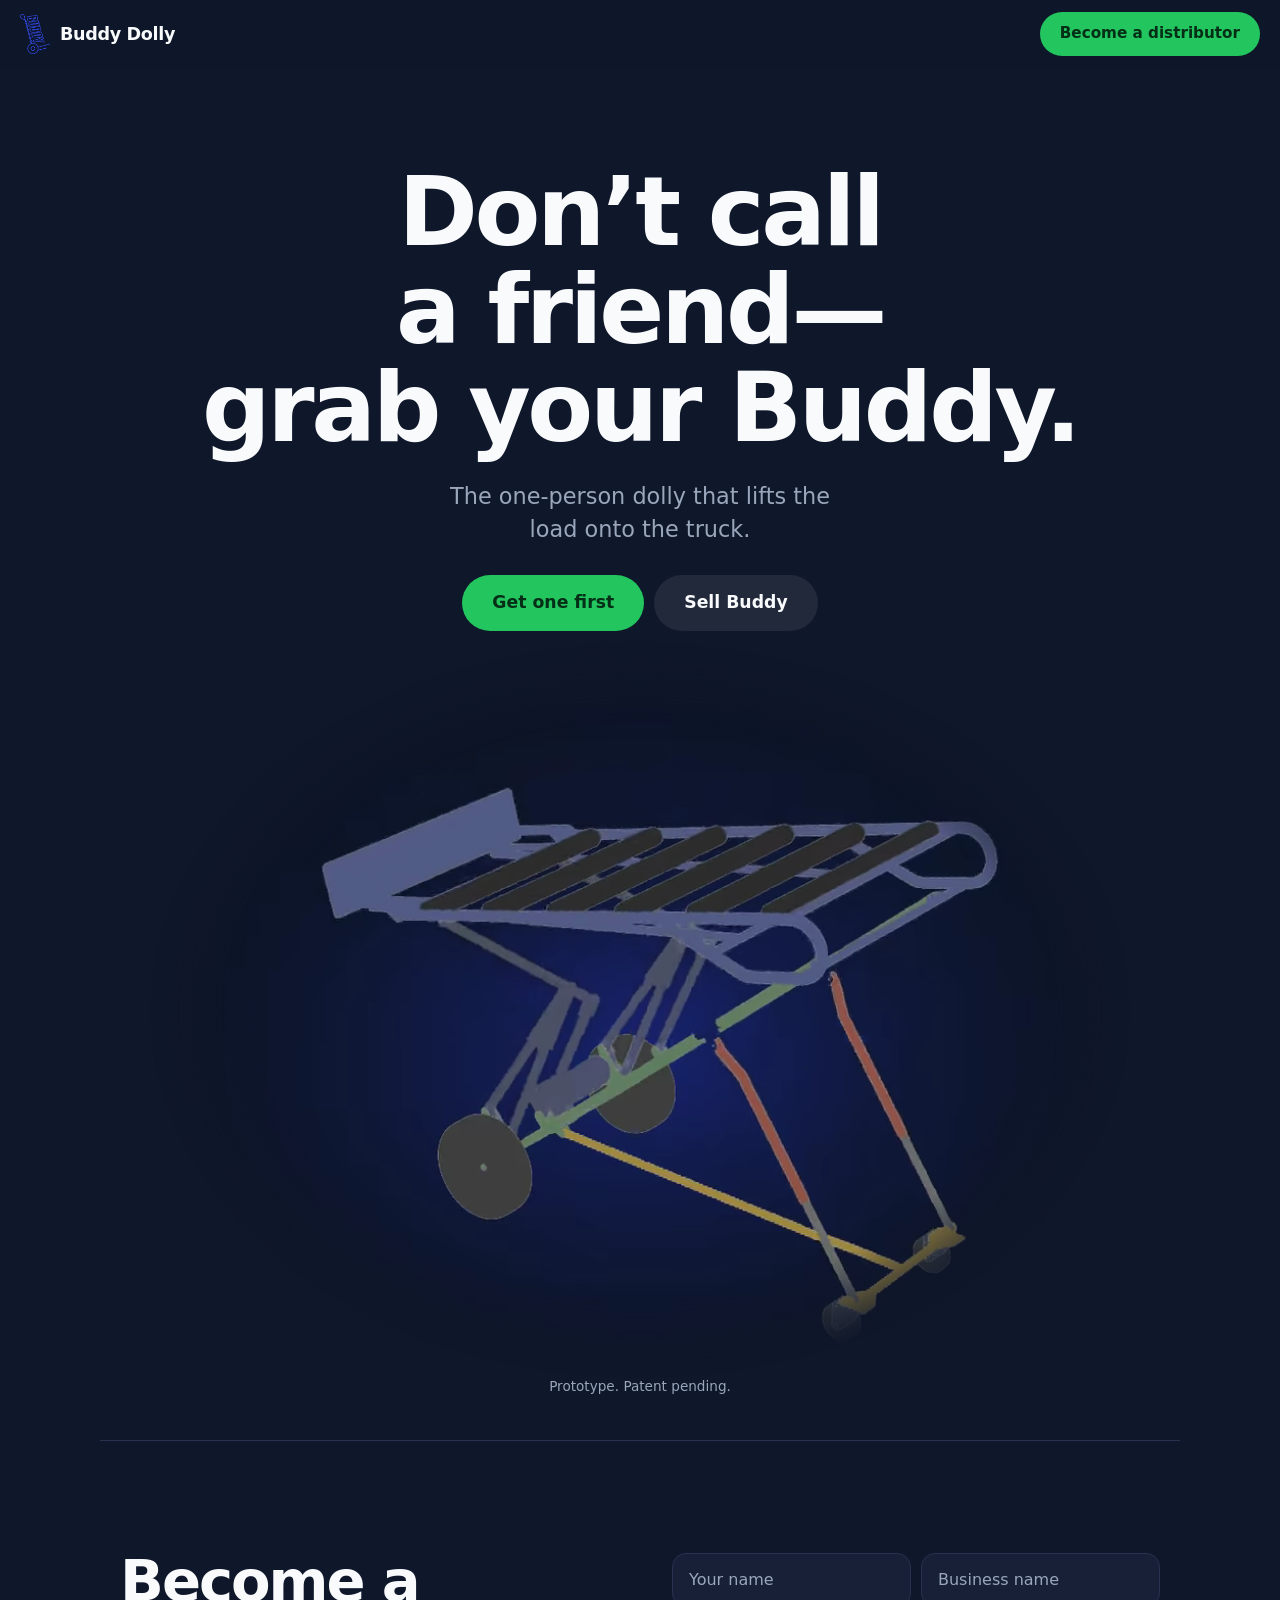
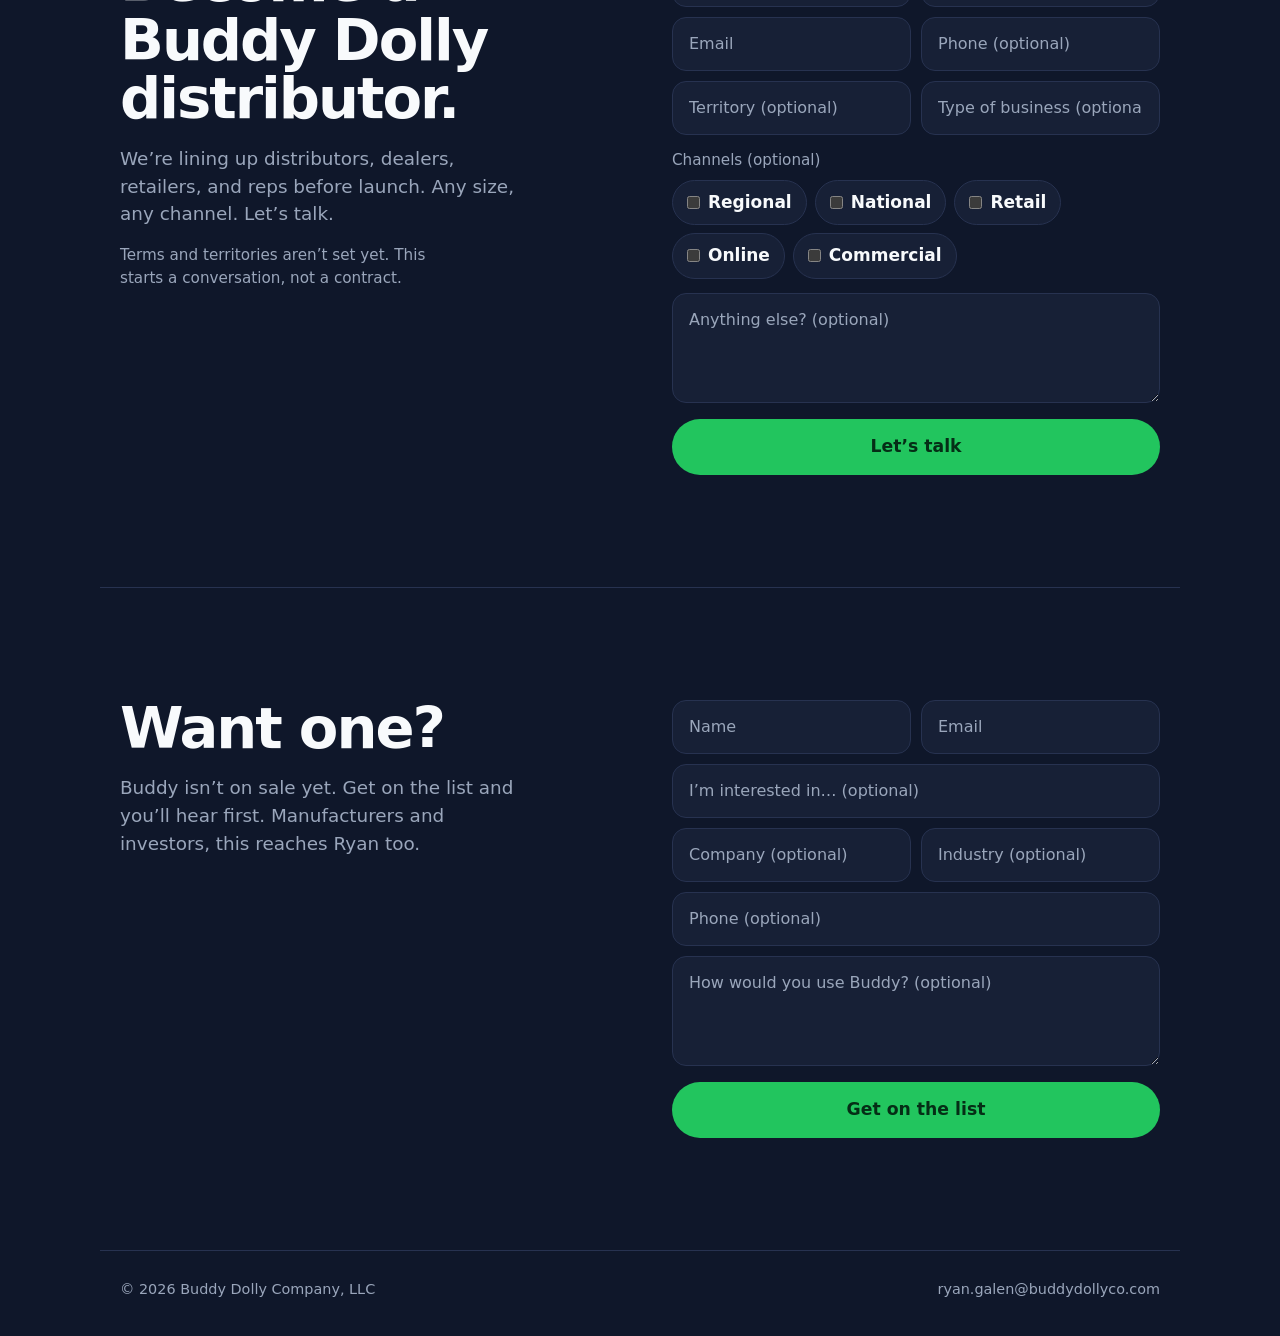
<file: index.html>
<!DOCTYPE html>
<html lang="en">
<head>
<meta charset="UTF-8">
<meta name="viewport" content="width=device-width, initial-scale=1, viewport-fit=cover">
<meta name="color-scheme" content="dark">
<meta name="theme-color" content="#0f172a">
<title>Buddy Dolly</title>
<meta name="description" content="Don’t call a friend—grab your Buddy. A one-person dolly that lifts the load onto the truck. Join the list or become a distributor.">
<link rel="canonical" href="https://buddydollyco.com/">
<meta property="og:title" content="Buddy Dolly">
<meta property="og:description" content="Don’t call a friend—grab your Buddy.">
<meta property="og:image" content="https://buddydollyco.com/assets/buddy-modes-poster.jpg">
<link rel="icon" type="image/png" href="/assets/favicon.png">
<link rel="apple-touch-icon" href="/assets/apple-touch-icon.png">
<link rel="stylesheet" href="/assets/buddy.css">
</head>
<body>
<header class="bar">
  <a class="logo" href="/"><img src="/assets/buddy-logo.png" alt="" width="30" height="40">Buddy Dolly</a>
  <a class="pill" href="#distributors">Become a distributor</a>
</header>

<main>
  <section class="hero">
    <h1>Don’t call a friend—<br>grab your Buddy.</h1>
    <p>The one-person dolly that lifts the load onto the truck.</p>
    <div class="actions">
      <a class="pill big" href="#list">Get one first</a>
      <a class="pill big ghost" href="#distributors">Sell Buddy</a>
    </div>
    <video class="demo" autoplay muted loop playsinline preload="auto" poster="/assets/buddy-modes-poster.jpg" width="960" height="720" aria-label="Buddy prototype raising, lowering flat, and folding into a dolly">
      <source src="/assets/buddy-modes.webm" type="video/webm">
      <source src="/assets/buddy-modes.mp4" type="video/mp4">
    </video>
    <small>Prototype. Patent pending.</small>
  </section>

  <section class="block" id="distributors">
    <div class="pitch">
      <h2>Become a Buddy Dolly distributor.</h2>
      <p>We’re lining up distributors, dealers, retailers, and reps before launch. Any size, any channel. Let’s talk.</p>
      <p class="quiet">Terms and territories aren’t set yet. This starts a conversation, not a contract.</p>
    </div>
    <form class="form" action="https://formspree.io/f/xyklqewj" method="POST" data-enhance id="distributor-form">
      <input type="hidden" name="interest" value="distribute">
      <input type="hidden" name="_subject" value="Distributor inquiry — Buddy Dolly">
      <input name="name" type="text" placeholder="Your name" aria-label="Your name" autocomplete="name" required id="d-name">
      <input name="company" type="text" placeholder="Business name" aria-label="Business name" autocomplete="organization" required id="d-company">
      <input name="email" type="email" placeholder="Email" aria-label="Email" autocomplete="email" required id="d-email">
      <input name="phone" type="tel" placeholder="Phone (optional)" aria-label="Phone, optional" autocomplete="tel" id="d-phone">
      <input name="territory" type="text" placeholder="Territory (optional)" aria-label="Territory, optional" id="d-territory">
      <select name="industry" aria-label="Type of business, optional" id="d-industry">
        <option value="">Type of business (optional)</option>
        <option>Material-handling distributor</option>
        <option>Industrial / MRO supplier</option>
        <option>Equipment dealer or rental</option>
        <option>Moving-equipment supplier</option>
        <option>Retail store</option>
        <option>Online seller</option>
        <option>Sales rep or agency</option>
        <option>Other</option>
      </select>
      <fieldset class="tags">
        <legend>Channels (optional)</legend>
        <label><input type="checkbox" data-channel value="Regional">Regional</label>
        <label><input type="checkbox" data-channel value="National">National</label>
        <label><input type="checkbox" data-channel value="Retail">Retail</label>
        <label><input type="checkbox" data-channel value="Online">Online</label>
        <label><input type="checkbox" data-channel value="Commercial">Commercial</label>
        <input type="hidden" name="channels" value="">
      </fieldset>
      <textarea name="message" placeholder="Anything else? (optional)" aria-label="Anything else, optional" id="d-message"></textarea>
      <input type="hidden" name="_autoresponse" value="Thanks for reaching out! I’ll follow up shortly. – Ryan, Buddy Dolly">
      <input type="hidden" name="_redirect" value="https://buddydollyco.com/thank-you.html">
      <button class="pill big" type="submit">Let’s talk</button>
    </form>
  </section>

  <section class="block" id="list">
    <div class="pitch">
      <h2>Want one?</h2>
      <p>Buddy isn’t on sale yet. Get on the list and you’ll hear first. Manufacturers and investors, this reaches Ryan too.</p>
    </div>
    <form class="form" action="https://formspree.io/f/xyklqewj" method="POST" data-enhance id="contact-form">
      <input type="text" name="name" placeholder="Name" aria-label="Name" autocomplete="name" required id="c-name">
      <input type="email" name="email" placeholder="Email" aria-label="Email" autocomplete="email" required id="c-email">
      <select name="interest" aria-label="I’m interested in, optional" id="c-interest">
        <option value="">I’m interested in… (optional)</option>
        <option value="buy">Buying one</option>
        <option value="invest">Investing</option>
        <option value="manufacture">Manufacturing / partnership</option>
        <option value="distribute">Distribution</option>
        <option value="other">Other</option>
      </select>
      <input type="text" name="company" placeholder="Company (optional)" aria-label="Company, optional" autocomplete="organization" id="c-company">
      <input type="text" name="industry" placeholder="Industry (optional)" aria-label="Industry, optional" id="c-industry">
      <input type="tel" name="phone" placeholder="Phone (optional)" aria-label="Phone, optional" autocomplete="tel" id="c-phone">
      <textarea name="message" placeholder="How would you use Buddy? (optional)" aria-label="How would you use Buddy, optional" id="c-message"></textarea>
      <input type="hidden" name="_autoresponse" value="Thanks for reaching out! I’ll follow up shortly. – Ryan, Buddy Dolly">
      <input type="hidden" name="_redirect" value="https://buddydollyco.com/thank-you.html">
      <button class="pill big" type="submit">Get on the list</button>
    </form>
  </section>
</main>

<footer class="end">
  <span>© 2026 Buddy Dolly Company, LLC</span>
  <a href="mailto:ryan.galen@buddydollyco.com">ryan.galen@buddydollyco.com</a>
</footer>
<script src="/assets/buddy.js" defer></script>
</body>
</html>
</file>
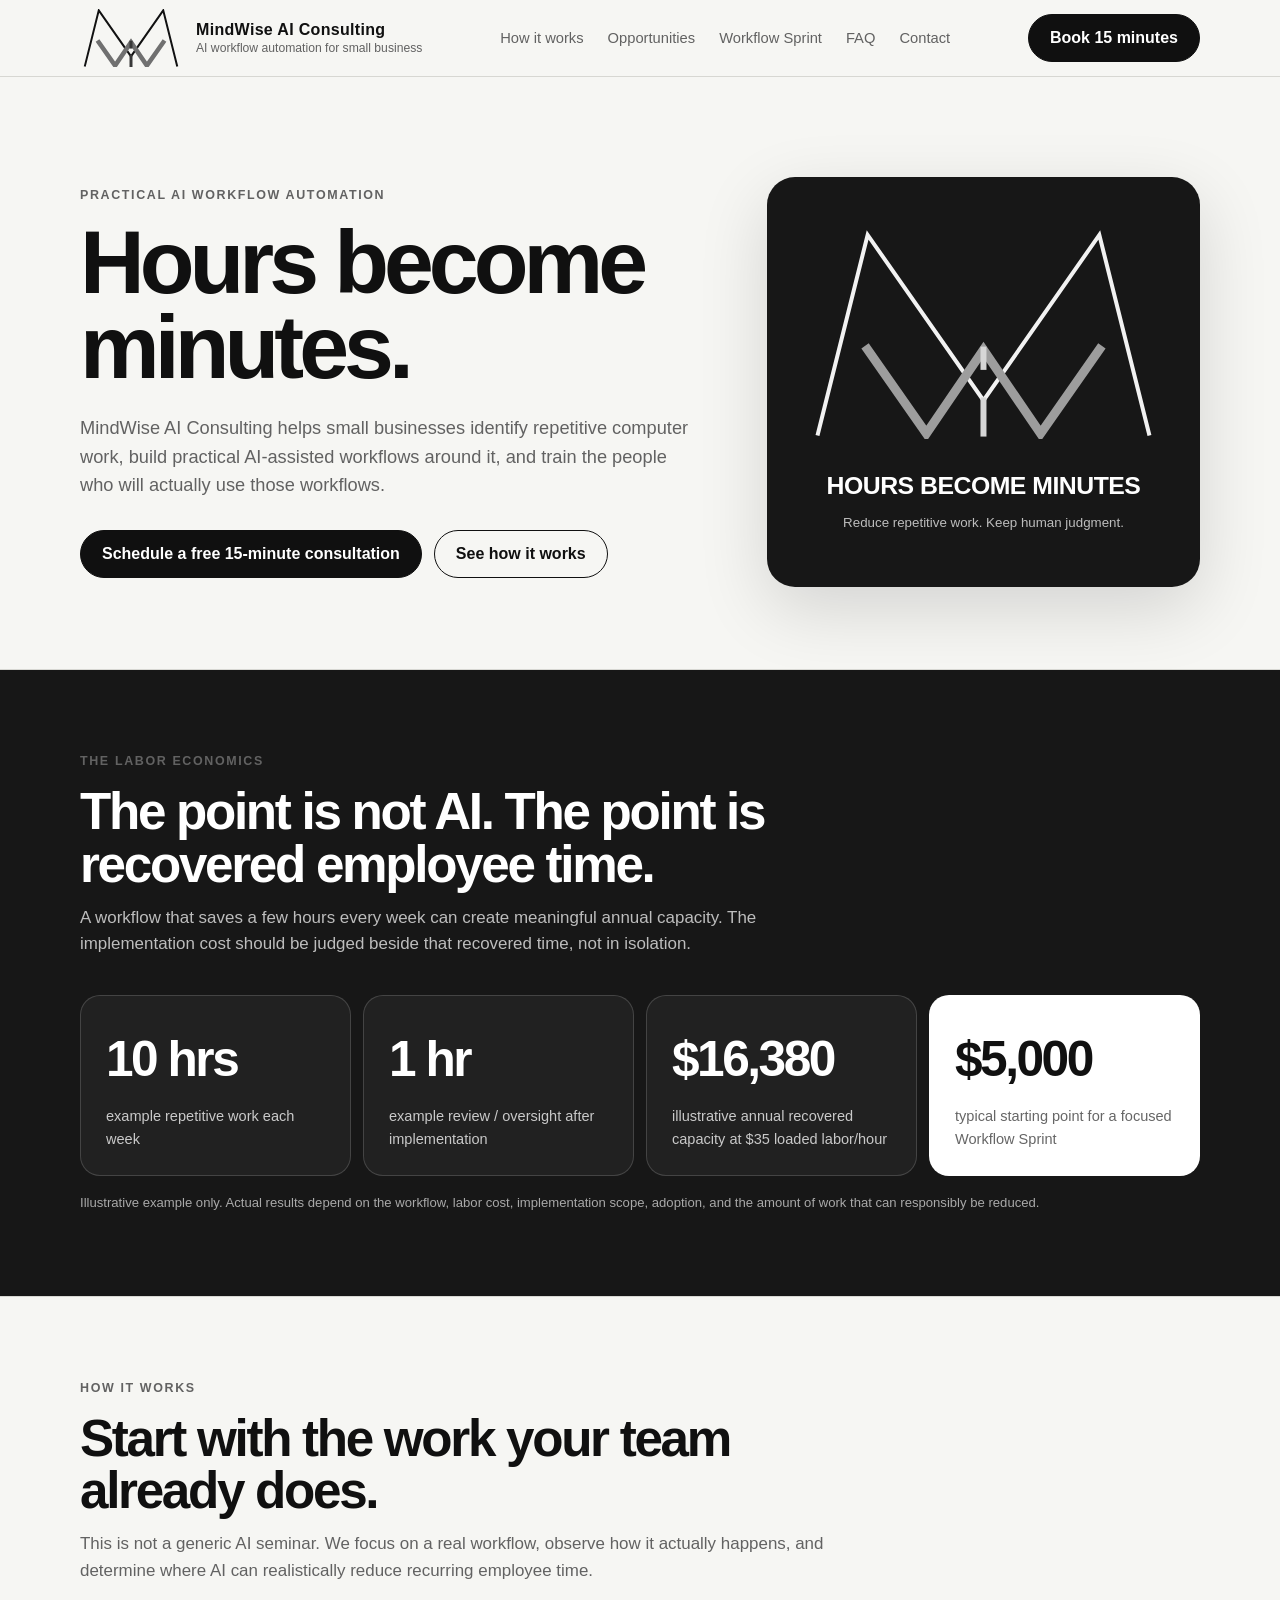
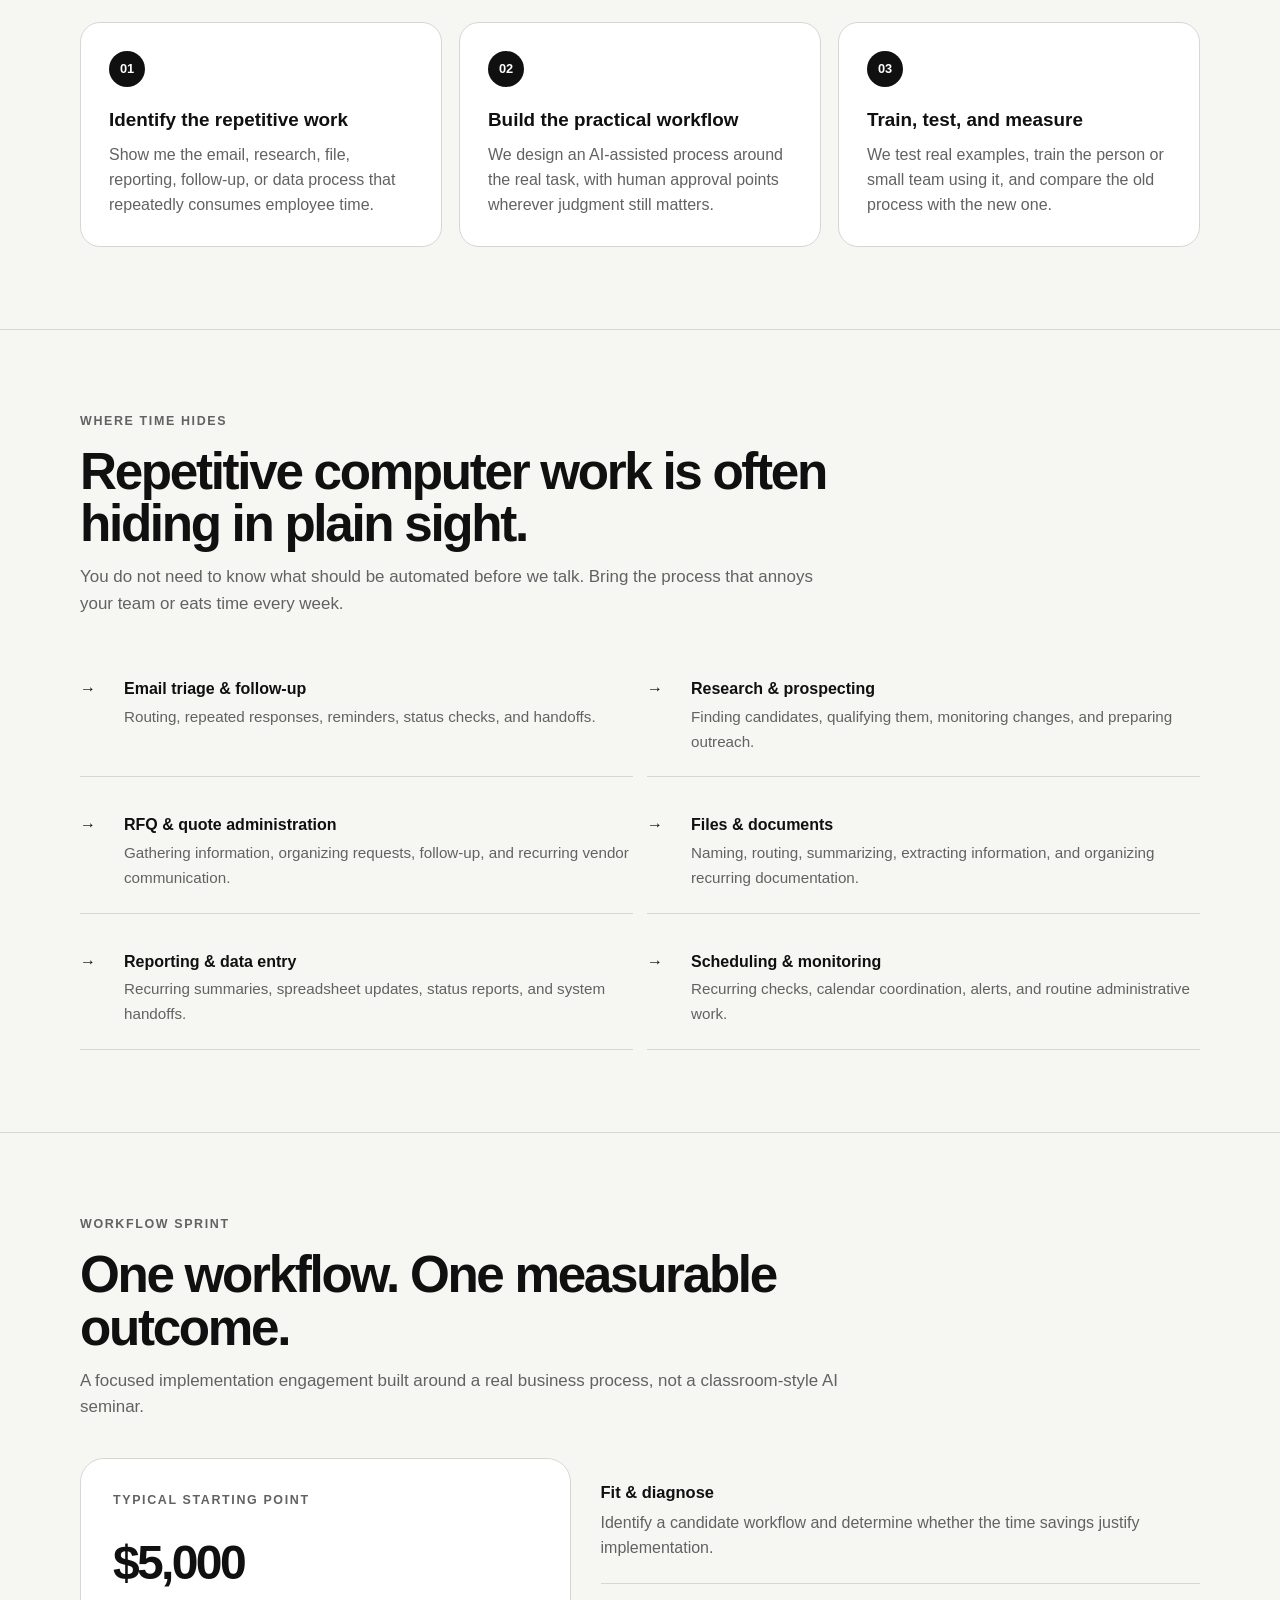
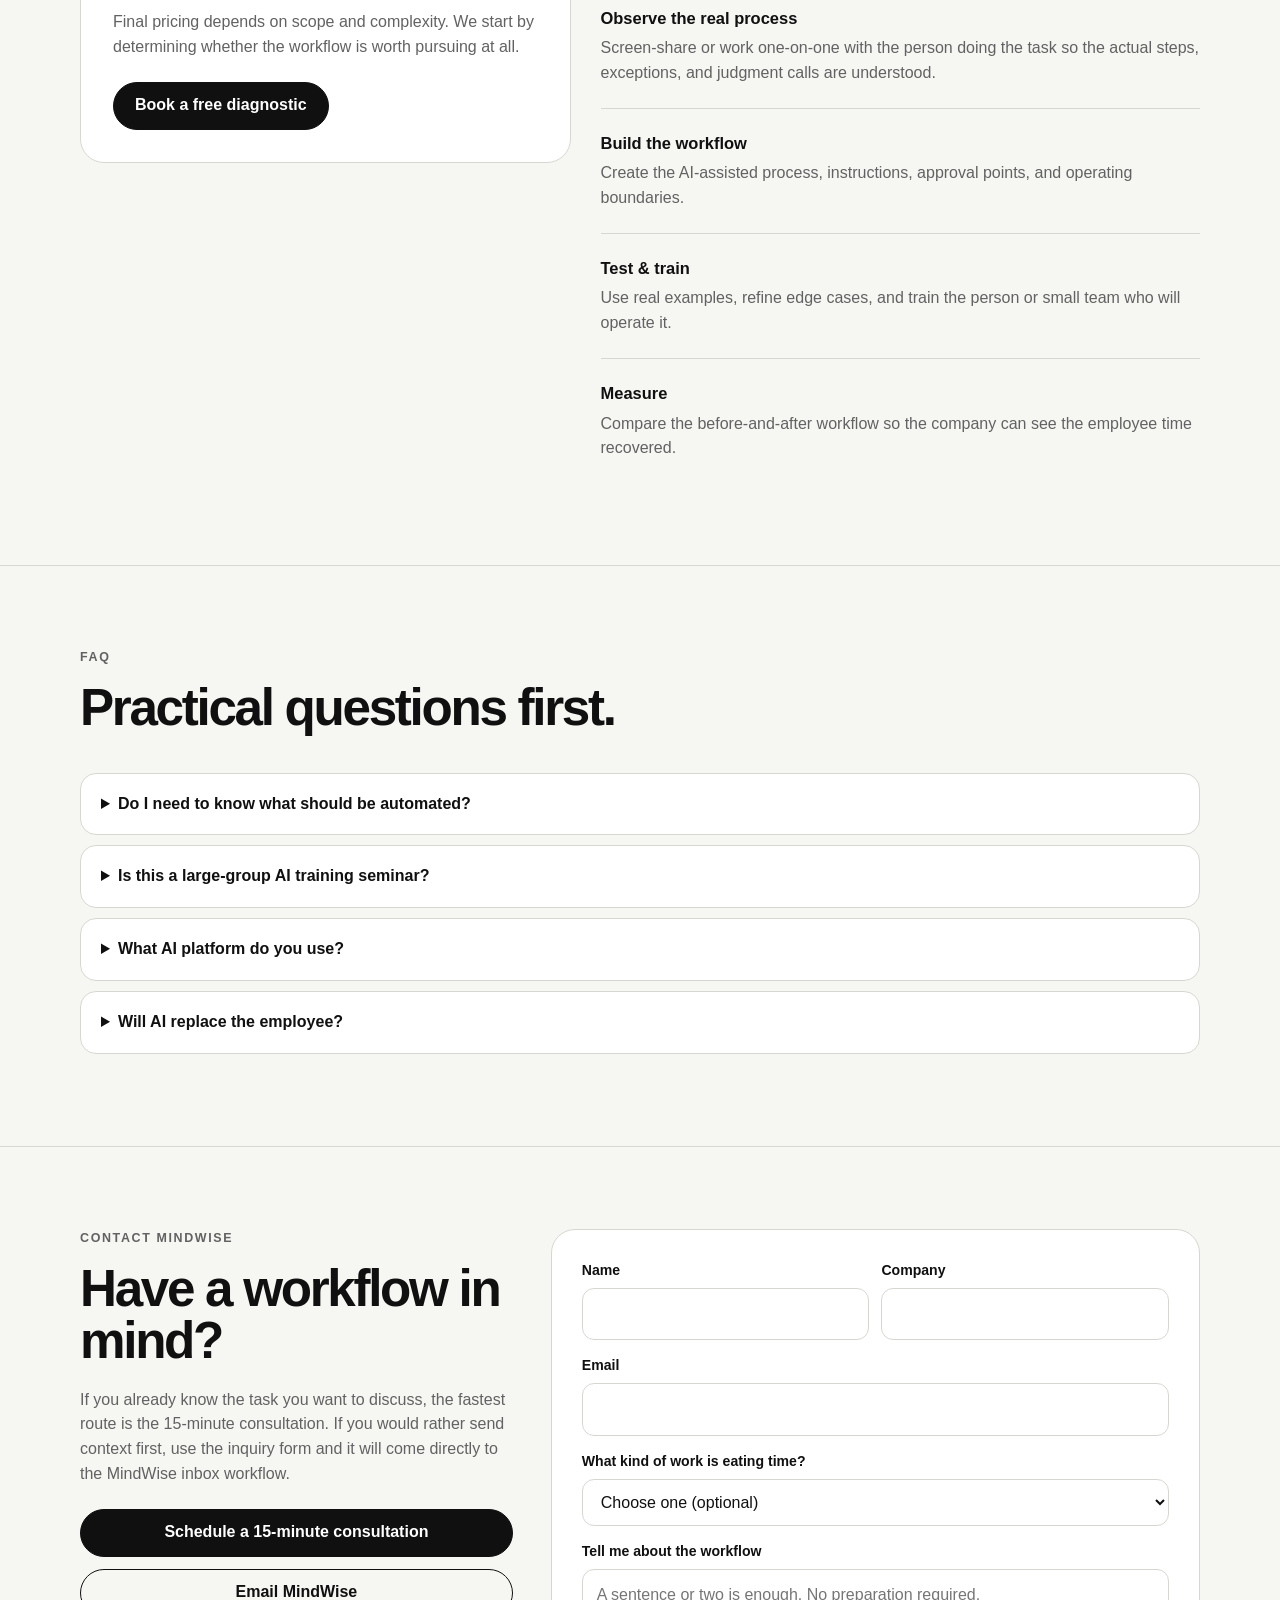
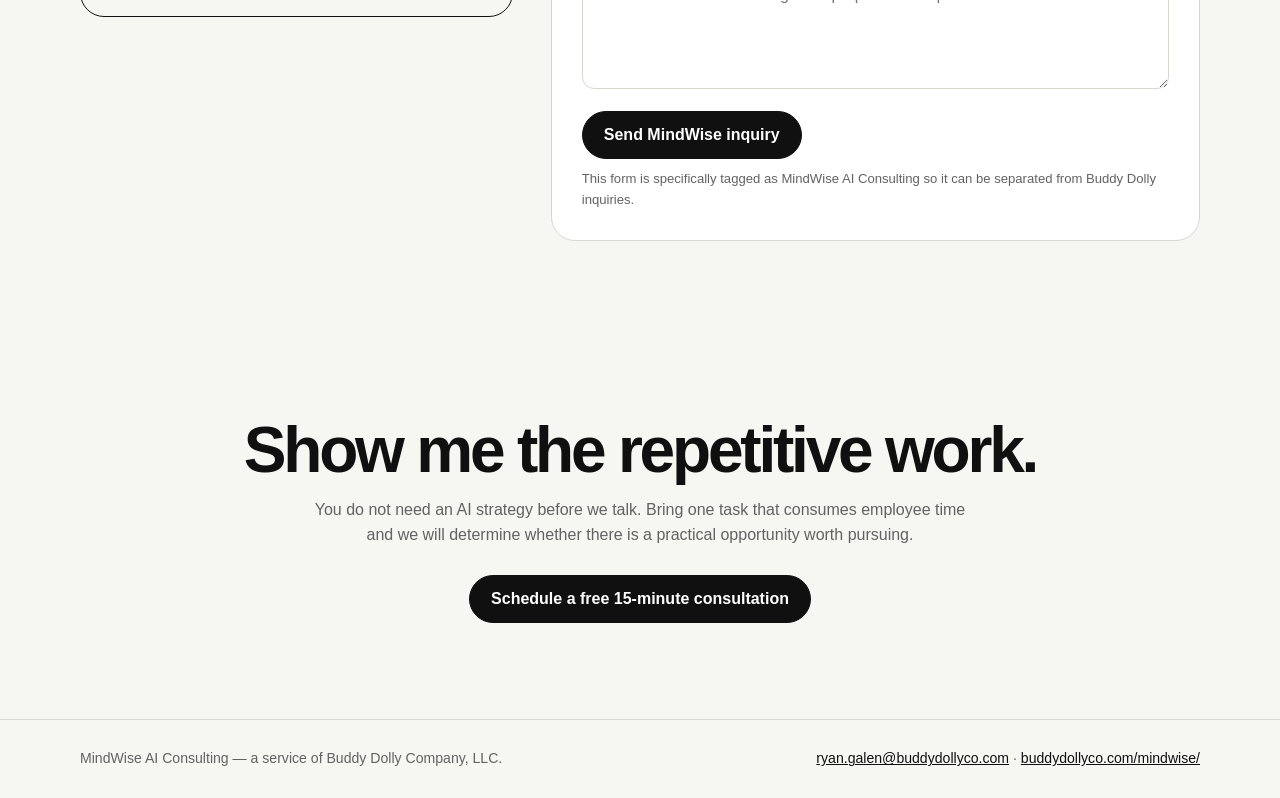
<file: mindwise/index.html>
<!DOCTYPE html>
<html lang="en">
<head>
<meta charset="UTF-8" />
<meta name="viewport" content="width=device-width, initial-scale=1.0" />
<title>MindWise AI Consulting | AI Workflow Automation</title>
<meta name="description" content="MindWise AI Consulting helps small businesses reduce time spent on repetitive computer work with practical AI-assisted workflows, focused implementation, and one-on-one training." />
<meta name="robots" content="index,follow" />
<link rel="canonical" href="https://buddydollyco.com/mindwise/" />
<style>
:root{--bg:#f6f6f3;--paper:#fff;--ink:#101010;--muted:#626262;--soft:#ecece8;--line:#d7d7d2;--dark:#171717;--max:1120px}
*{box-sizing:border-box;margin:0;padding:0}html{scroll-behavior:smooth}body{font-family:Arial,Helvetica,sans-serif;background:var(--bg);color:var(--ink);line-height:1.55}a{color:inherit}.container{width:min(92%,var(--max));margin:0 auto}
main{display:flex;flex-direction:column}.hero{order:0}.roi{order:1}#how{order:2}#opportunities{order:3}#sprint{order:4}#faq{order:5}#contact{order:6}.cta{order:7}
header{position:sticky;top:0;z-index:20;background:rgba(246,246,243,.94);backdrop-filter:blur(12px);border-bottom:1px solid var(--line)}.nav{min-height:76px;display:flex;align-items:center;justify-content:space-between;gap:28px}.brand{display:flex;align-items:center;gap:14px;text-decoration:none}.brand-mark{width:102px;height:58px;display:block}.brand-copy{line-height:1.08}.brand-copy strong{display:block;font-size:1rem;letter-spacing:.02em}.brand-copy span{color:var(--muted);font-size:.76rem}nav{display:flex;gap:24px;align-items:center}nav a{text-decoration:none;color:var(--muted);font-size:.92rem}nav a:hover{color:var(--ink)}
.button{display:inline-flex;align-items:center;justify-content:center;min-height:48px;padding:0 21px;border-radius:999px;text-decoration:none;font-weight:700;border:1px solid var(--ink);transition:.18s ease;cursor:pointer;font-size:1rem}.button.primary{background:var(--ink);color:#fff}.button.primary:hover{background:#303030}.button.secondary{background:transparent;color:var(--ink)}.button.secondary:hover{background:var(--soft)}
.hero{padding:100px 0 82px}.hero-grid{display:grid;grid-template-columns:1.18fr .82fr;gap:64px;align-items:center}.eyebrow{text-transform:uppercase;letter-spacing:.13em;font-size:.78rem;font-weight:800;color:var(--muted);margin-bottom:15px}h1{font-size:clamp(3rem,7vw,6.2rem);line-height:.95;letter-spacing:-.055em;max-width:850px;margin-bottom:24px}.hero-copy{font-size:1.14rem;color:var(--muted);max-width:690px;margin-bottom:31px}.actions{display:flex;gap:12px;flex-wrap:wrap}
.mark-panel{background:var(--dark);border-radius:28px;min-height:410px;display:flex;flex-direction:column;justify-content:center;align-items:center;padding:46px;color:#fff;text-align:center;box-shadow:0 22px 70px rgba(0,0,0,.14)}.hero-mark{width:min(100%,360px);height:auto;margin-bottom:28px}.mark-panel .tagline{font-size:1.55rem;font-weight:800;letter-spacing:-.02em}.mark-panel small{margin-top:8px;color:#bdbdbd}
.logo-m,.logo-w,.logo-i{fill:none;stroke-linejoin:miter;stroke-linecap:square;vector-effect:non-scaling-stroke}.logo-m{stroke:#111;stroke-width:2px}.logo-w{stroke:#707070;stroke-width:4.5px}.logo-i{stroke:#383838;stroke-width:3px}.mark-panel .logo-m{stroke:#f2f2f2;stroke-width:4px}.mark-panel .logo-w{stroke:#9d9d9d;stroke-width:9px}.mark-panel .logo-i{stroke:#d6d6d6;stroke-width:6px}
section{padding:82px 0;border-top:1px solid var(--line)}.section-head{max-width:760px;margin-bottom:38px}.section-head h2{font-size:clamp(2rem,4vw,3.55rem);line-height:1.02;letter-spacing:-.045em;margin-bottom:14px}.section-head p{color:var(--muted);font-size:1.06rem}.cards{display:grid;grid-template-columns:repeat(3,1fr);gap:17px}.card{background:var(--paper);border:1px solid var(--line);border-radius:20px;padding:28px}.num{display:inline-flex;width:36px;height:36px;align-items:center;justify-content:center;border-radius:50%;background:var(--ink);color:#fff;font-size:.8rem;font-weight:800;margin-bottom:18px}.card h3{font-size:1.18rem;margin-bottom:9px}.card p{color:var(--muted)}
.workflow-grid{display:grid;grid-template-columns:repeat(2,1fr);gap:14px}.workflow-item{padding:22px 0;border-bottom:1px solid var(--line);display:grid;grid-template-columns:32px 1fr;gap:12px}.workflow-item strong{display:block;margin-bottom:3px}.workflow-item span{color:var(--muted);font-size:.95rem}
.roi{background:var(--dark);color:#fff}.roi .section-head p{color:#bdbdbd}.roi-grid{display:grid;grid-template-columns:repeat(4,1fr);gap:12px}.metric{border:1px solid rgba(255,255,255,.16);background:rgba(255,255,255,.045);border-radius:20px;padding:25px}.metric .big{font-size:clamp(2rem,4vw,3.1rem);font-weight:800;letter-spacing:-.05em}.metric .label{color:#c9c9c9;margin-top:7px;font-size:.91rem}.metric.cost{background:#fff;color:#111}.metric.cost .label{color:#666}.roi-note{margin-top:17px;color:#a9a9a9;font-size:.82rem}
.offer-grid{display:grid;grid-template-columns:.9fr 1.1fr;gap:30px;align-items:start}.price-card{background:var(--paper);border:1px solid var(--line);border-radius:24px;padding:32px;position:sticky;top:105px}.price-card .price{font-size:3rem;font-weight:800;letter-spacing:-.055em}.price-card p{color:var(--muted);margin:10px 0 22px}.deliverables{display:grid}.deliverable{padding:22px 0;border-bottom:1px solid var(--line)}.deliverable:last-child{border-bottom:0}.deliverable h3{font-size:1.03rem;margin-bottom:5px}.deliverable p{color:var(--muted)}
details{background:var(--paper);border:1px solid var(--line);border-radius:16px;padding:18px 20px;margin-bottom:10px}summary{cursor:pointer;font-weight:700}details p{color:var(--muted);padding-top:12px}
.contact-grid{display:grid;grid-template-columns:.8fr 1.2fr;gap:38px;align-items:start}.contact-copy p{color:var(--muted);margin-bottom:22px}.contact-options{display:grid;gap:12px}.contact-form{background:var(--paper);border:1px solid var(--line);border-radius:24px;padding:30px}.contact-form label{display:block;font-weight:700;font-size:.88rem;margin:0 0 6px}.contact-form input,.contact-form textarea,.contact-form select{width:100%;border:1px solid var(--line);border-radius:12px;background:#fff;color:var(--ink);padding:13px 14px;font:inherit;margin-bottom:15px}.contact-form textarea{min-height:120px;resize:vertical}.form-row{display:grid;grid-template-columns:1fr 1fr;gap:12px}.form-note{font-size:.82rem;color:var(--muted);margin-top:10px}
.cta{text-align:center;padding:96px 0}.cta h2{font-size:clamp(2.5rem,5vw,4.5rem);line-height:.98;letter-spacing:-.05em;margin-bottom:16px}.cta p{color:var(--muted);max-width:680px;margin:0 auto 28px}footer{border-top:1px solid var(--line);padding:28px 0;color:var(--muted);font-size:.88rem}.footer-row{display:flex;justify-content:space-between;gap:18px;flex-wrap:wrap}.footer-row a{color:var(--ink)}
@media(max-width:860px){nav{display:none}.hero-grid,.offer-grid,.contact-grid{grid-template-columns:1fr}.cards{grid-template-columns:1fr}.workflow-grid{grid-template-columns:1fr}.roi-grid{grid-template-columns:repeat(2,1fr)}.mark-panel{min-height:300px}.price-card{position:static}}@media(max-width:520px){.brand-mark{width:82px}.brand-copy span{display:none}.hero{padding-top:68px}.roi-grid,.form-row{grid-template-columns:1fr}}
</style>
</head>
<body>
<header><div class="container nav"><a class="brand" href="#top" aria-label="MindWise AI Consulting home"><svg class="brand-mark" viewBox="-0.15 -0.15 10.3 6.3" role="img" aria-label="MindWise AI logo"><polyline class="logo-m" points="0,6 1.5,0 5,5 8.5,0 10,6"/><polyline class="logo-w" points="1.5,3.46437893 3.2749,6 5,3.46437893 6.7251,6 8.5,3.46437893"/><line class="logo-i" x1="5" y1="6" x2="5" y2="5"/><line class="logo-i" x1="5" y1="3.46437893" x2="5" y2="3.98547893"/></svg><span class="brand-copy"><strong>MindWise AI Consulting</strong><span>AI workflow automation for small business</span></span></a><nav aria-label="MindWise navigation"><a href="#how">How it works</a><a href="#opportunities">Opportunities</a><a href="#sprint">Workflow Sprint</a><a href="#faq">FAQ</a><a href="#contact">Contact</a></nav><a class="button primary" href="https://calendar.app.google/QJQ5iY7KBze9aMEN8">Book 15 minutes</a></div></header>
<main id="top"><div class="hero"><div class="container hero-grid"><div><div class="eyebrow">Practical AI workflow automation</div><h1>Hours become minutes.</h1><p class="hero-copy">MindWise AI Consulting helps small businesses identify repetitive computer work, build practical AI-assisted workflows around it, and train the people who will actually use those workflows.</p><div class="actions"><a class="button primary" href="https://calendar.app.google/QJQ5iY7KBze9aMEN8">Schedule a free 15-minute consultation</a><a class="button secondary" href="#how">See how it works</a></div></div><aside class="mark-panel" aria-label="MindWise brand statement"><svg class="hero-mark" viewBox="-0.15 -0.15 10.3 6.3" role="img" aria-label="MindWise geometric mark"><polyline class="logo-m" points="0,6 1.5,0 5,5 8.5,0 10,6"/><polyline class="logo-w" points="1.5,3.46437893 3.2749,6 5,3.46437893 6.7251,6 8.5,3.46437893"/><line class="logo-i" x1="5" y1="6" x2="5" y2="5"/><line class="logo-i" x1="5" y1="3.46437893" x2="5" y2="3.98547893"/></svg><div class="tagline">HOURS BECOME MINUTES</div><small>Reduce repetitive work. Keep human judgment.</small></aside></div></div>
<section id="how"><div class="container"><div class="section-head"><div class="eyebrow">How it works</div><h2>Start with the work your team already does.</h2><p>This is not a generic AI seminar. We focus on a real workflow, observe how it actually happens, and determine where AI can realistically reduce recurring employee time.</p></div><div class="cards"><article class="card"><span class="num">01</span><h3>Identify the repetitive work</h3><p>Show me the email, research, file, reporting, follow-up, or data process that repeatedly consumes employee time.</p></article><article class="card"><span class="num">02</span><h3>Build the practical workflow</h3><p>We design an AI-assisted process around the real task, with human approval points wherever judgment still matters.</p></article><article class="card"><span class="num">03</span><h3>Train, test, and measure</h3><p>We test real examples, train the person or small team using it, and compare the old process with the new one.</p></article></div></div></section>
<section id="opportunities"><div class="container"><div class="section-head"><div class="eyebrow">Where time hides</div><h2>Repetitive computer work is often hiding in plain sight.</h2><p>You do not need to know what should be automated before we talk. Bring the process that annoys your team or eats time every week.</p></div><div class="workflow-grid"><div class="workflow-item"><b>→</b><div><strong>Email triage & follow-up</strong><span>Routing, repeated responses, reminders, status checks, and handoffs.</span></div></div><div class="workflow-item"><b>→</b><div><strong>Research & prospecting</strong><span>Finding candidates, qualifying them, monitoring changes, and preparing outreach.</span></div></div><div class="workflow-item"><b>→</b><div><strong>RFQ & quote administration</strong><span>Gathering information, organizing requests, follow-up, and recurring vendor communication.</span></div></div><div class="workflow-item"><b>→</b><div><strong>Files & documents</strong><span>Naming, routing, summarizing, extracting information, and organizing recurring documentation.</span></div></div><div class="workflow-item"><b>→</b><div><strong>Reporting & data entry</strong><span>Recurring summaries, spreadsheet updates, status reports, and system handoffs.</span></div></div><div class="workflow-item"><b>→</b><div><strong>Scheduling & monitoring</strong><span>Recurring checks, calendar coordination, alerts, and routine administrative work.</span></div></div></div></div></section>
<section class="roi"><div class="container"><div class="section-head"><div class="eyebrow">The labor economics</div><h2>The point is not AI. The point is recovered employee time.</h2><p>A workflow that saves a few hours every week can create meaningful annual capacity. The implementation cost should be judged beside that recovered time, not in isolation.</p></div><div class="roi-grid"><div class="metric"><div class="big">10 hrs</div><div class="label">example repetitive work each week</div></div><div class="metric"><div class="big">1 hr</div><div class="label">example review / oversight after implementation</div></div><div class="metric"><div class="big">$16,380</div><div class="label">illustrative annual recovered capacity at $35 loaded labor/hour</div></div><div class="metric cost"><div class="big">$5,000</div><div class="label">typical starting point for a focused Workflow Sprint</div></div></div><div class="roi-note">Illustrative example only. Actual results depend on the workflow, labor cost, implementation scope, adoption, and the amount of work that can responsibly be reduced.</div></div></section>
<section id="sprint"><div class="container"><div class="section-head"><div class="eyebrow">Workflow Sprint</div><h2>One workflow. One measurable outcome.</h2><p>A focused implementation engagement built around a real business process, not a classroom-style AI seminar.</p></div><div class="offer-grid"><aside class="price-card"><div class="eyebrow">Typical starting point</div><div class="price">$5,000</div><p>Final pricing depends on scope and complexity. We start by determining whether the workflow is worth pursuing at all.</p><a class="button primary" href="https://calendar.app.google/QJQ5iY7KBze9aMEN8">Book a free diagnostic</a></aside><div class="deliverables"><div class="deliverable"><h3>Fit & diagnose</h3><p>Identify a candidate workflow and determine whether the time savings justify implementation.</p></div><div class="deliverable"><h3>Observe the real process</h3><p>Screen-share or work one-on-one with the person doing the task so the actual steps, exceptions, and judgment calls are understood.</p></div><div class="deliverable"><h3>Build the workflow</h3><p>Create the AI-assisted process, instructions, approval points, and operating boundaries.</p></div><div class="deliverable"><h3>Test & train</h3><p>Use real examples, refine edge cases, and train the person or small team who will operate it.</p></div><div class="deliverable"><h3>Measure</h3><p>Compare the before-and-after workflow so the company can see the employee time recovered.</p></div></div></div></div></section>
<section id="faq"><div class="container"><div class="section-head"><div class="eyebrow">FAQ</div><h2>Practical questions first.</h2></div><details><summary>Do I need to know what should be automated?</summary><p>No. The best starting point is usually simply showing a repetitive computer-based task that consumes time. The diagnostic is used to decide whether automation is actually appropriate.</p></details><details><summary>Is this a large-group AI training seminar?</summary><p>No. MindWise is intentionally hands-on and focused. Most engagements are one-on-one or with a very small number of people who actually perform the workflow.</p></details><details><summary>What AI platform do you use?</summary><p>MindWise is currently ChatGPT-centered because that is where the strongest hands-on implementation experience sits. Other tools may be used when appropriate, but we do not pretend to be platform-neutral experts in systems we have not worked with deeply.</p></details><details><summary>Will AI replace the employee?</summary><p>The goal is to remove repetitive computer work from the employee's path, not to automate judgment that should remain human. In many cases the value is recovered capacity rather than eliminating a role.</p></details></div></section>
<section id="contact"><div class="container contact-grid"><div class="contact-copy"><div class="eyebrow">Contact MindWise</div><div class="section-head" style="margin-bottom:20px"><h2>Have a workflow in mind?</h2></div><p>If you already know the task you want to discuss, the fastest route is the 15-minute consultation. If you would rather send context first, use the inquiry form and it will come directly to the MindWise inbox workflow.</p><div class="contact-options"><a class="button primary" href="https://calendar.app.google/QJQ5iY7KBze9aMEN8">Schedule a 15-minute consultation</a><a class="button secondary" href="mailto:ryan.galen@buddydollyco.com?subject=MindWise%20AI%20Consulting%20Inquiry">Email MindWise</a></div></div><form class="contact-form" action="https://formspree.io/f/xyklqewj" method="POST"><input type="hidden" name="_subject" value="MindWise AI Consulting Website Inquiry" /><input type="hidden" name="brand" value="MindWise AI Consulting" /><input type="hidden" name="source" value="buddydollyco.com/mindwise" /><input type="hidden" name="_redirect" value="https://buddydollyco.com/mindwise/thank-you.html" /><div class="form-row"><div><label for="name">Name</label><input id="name" name="name" type="text" required /></div><div><label for="company">Company</label><input id="company" name="company" type="text" /></div></div><label for="email">Email</label><input id="email" name="email" type="email" required /><label for="workflow">What kind of work is eating time?</label><select id="workflow" name="workflow"><option value="">Choose one (optional)</option><option>Email / follow-up</option><option>Research / prospecting</option><option>RFQ / quoting</option><option>Files / documents</option><option>Reporting / data entry</option><option>Scheduling / monitoring</option><option>Other</option></select><label for="message">Tell me about the workflow</label><textarea id="message" name="message" placeholder="A sentence or two is enough. No preparation required."></textarea><button class="button primary" type="submit">Send MindWise inquiry</button><div class="form-note">This form is specifically tagged as MindWise AI Consulting so it can be separated from Buddy Dolly inquiries.</div></form></div></section>
<div class="cta"><div class="container"><h2>Show me the repetitive work.</h2><p>You do not need an AI strategy before we talk. Bring one task that consumes employee time and we will determine whether there is a practical opportunity worth pursuing.</p><a class="button primary" href="https://calendar.app.google/QJQ5iY7KBze9aMEN8">Schedule a free 15-minute consultation</a></div></div></main><footer><div class="container footer-row"><span>MindWise AI Consulting — a service of Buddy Dolly Company, LLC.</span><span><a href="mailto:ryan.galen@buddydollyco.com">ryan.galen@buddydollyco.com</a> · <a href="https://buddydollyco.com/mindwise/">buddydollyco.com/mindwise/</a></span></div></footer>
</body>
</html>
</file>
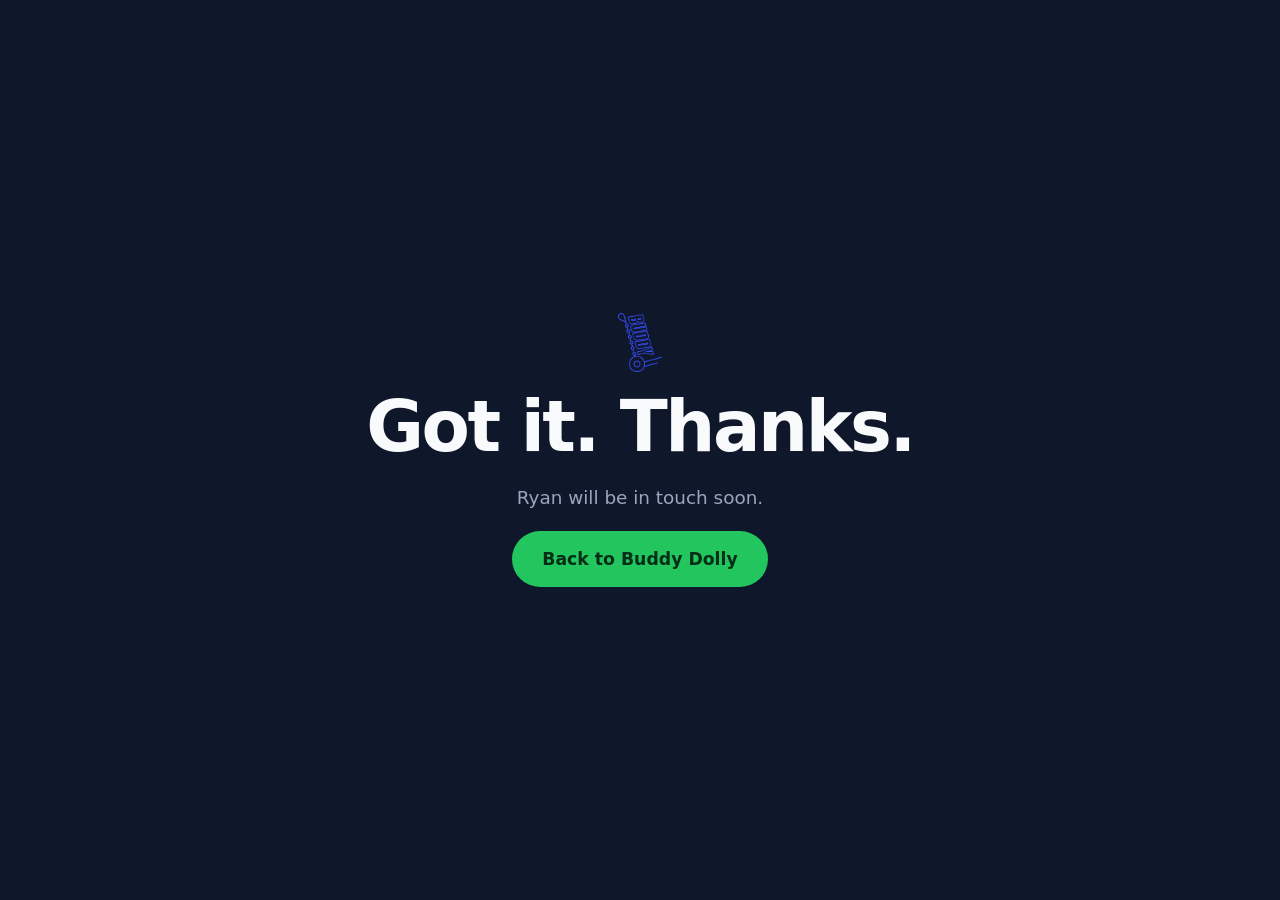
<file: thank-you.html>
<!DOCTYPE html>
<html lang="en">
<head>
<meta charset="UTF-8">
<meta name="viewport" content="width=device-width, initial-scale=1, viewport-fit=cover">
<meta name="color-scheme" content="dark">
<meta name="robots" content="noindex">
<title>Thanks | Buddy Dolly</title>
<link rel="icon" type="image/png" href="/assets/favicon.png">
<link rel="stylesheet" href="/assets/buddy.css">
</head>
<body>
<main class="thanks">
  <img src="/assets/buddy-logo.png" alt="Buddy Dolly logo" width="44" height="59">
  <h1>Got it. Thanks.</h1>
  <p>Ryan will be in touch soon.</p>
  <a class="pill big" href="https://buddydollyco.com/">Back to Buddy Dolly</a>
</main>
</body>
</html>
</file>
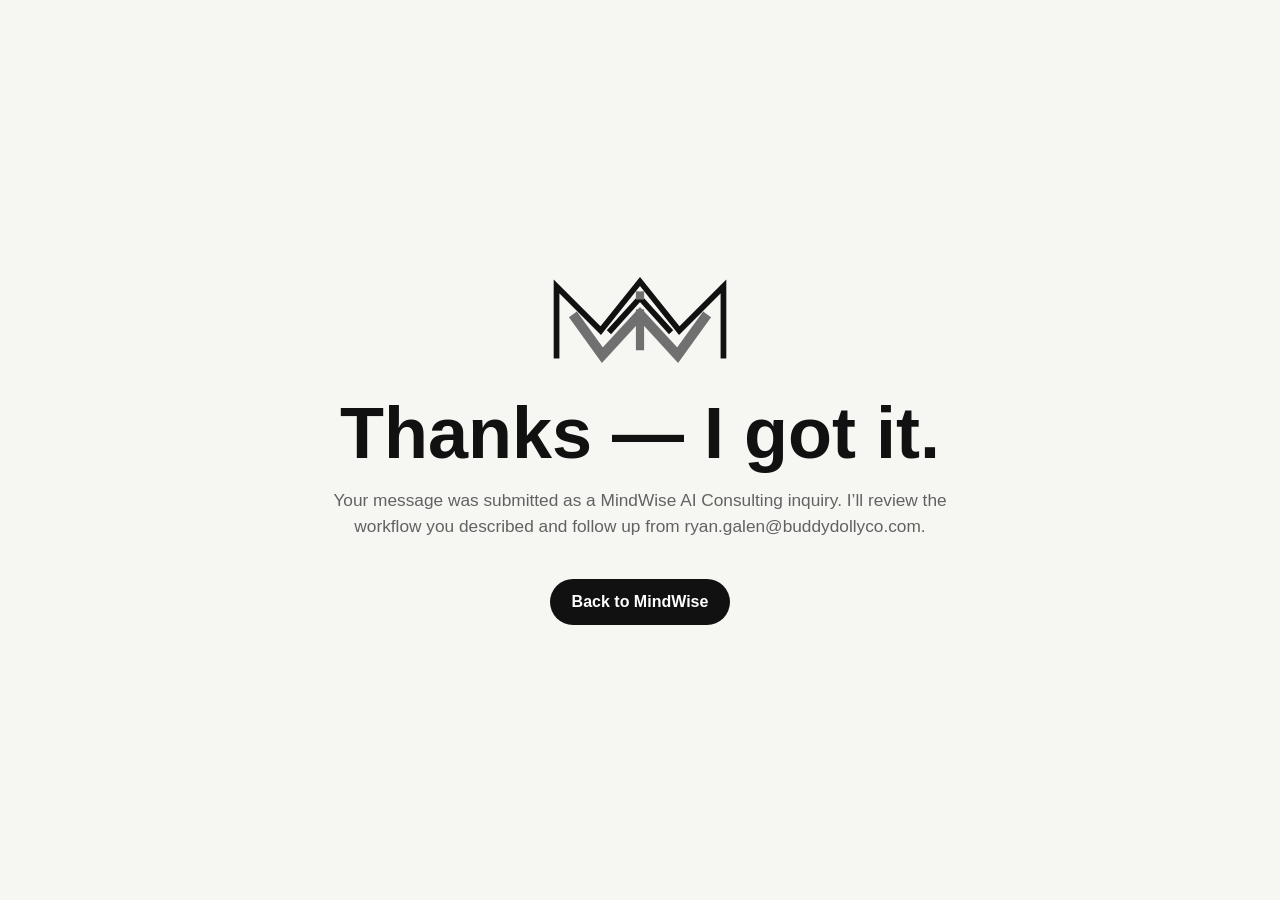
<file: mindwise/thank-you.html>
<!DOCTYPE html><html lang="en"><head><meta charset="UTF-8"><meta name="viewport" content="width=device-width,initial-scale=1"><title>Thanks | MindWise AI Consulting</title><style>body{margin:0;font-family:Arial,Helvetica,sans-serif;background:#f6f6f3;color:#111;display:grid;min-height:100vh;place-items:center}.box{width:min(90%,680px);text-align:center}.mark{width:180px;margin:0 auto 28px}.btn{display:inline-block;margin-top:22px;padding:14px 22px;border-radius:999px;background:#111;color:#fff;text-decoration:none;font-weight:700}p{color:#626262;font-size:1.08rem;line-height:1.55}h1{font-size:clamp(2.4rem,6vw,4.5rem);line-height:1;margin:0 0 18px}</style></head><body><main class="box"><svg class="mark" viewBox="0 0 220 110" role="img" aria-label="MindWise AI logo"><polyline points="8,102 8,14 62,68 110,8 158,68 212,14 212,102" fill="none" stroke="#111" stroke-width="7"/><polyline points="28,48 64,98 110,48 156,98 192,48" fill="none" stroke="#707070" stroke-width="12"/><polyline points="72,70 110,28 148,70" fill="none" stroke="#111" stroke-width="7"/><line x1="110" y1="42" x2="110" y2="92" stroke="#707070" stroke-width="10"/><rect x="105" y="20" width="10" height="10" fill="#707070"/></svg><h1>Thanks — I got it.</h1><p>Your message was submitted as a MindWise AI Consulting inquiry. I’ll review the workflow you described and follow up from ryan.galen@buddydollyco.com.</p><a class="btn" href="https://buddydollyco.com/mindwise/">Back to MindWise</a></main></body></html>
</file>
<file: assets/buddy.css>
:root {
  --navy: #0f172a;
  --navy-2: #172036;
  --line: #273250;
  --white: #f8fafc;
  --dim: #9aa6bb;
  --green: #22c55e;
  --green-ink: #052e16;
  --blue: #273be3;
  --font: system-ui, -apple-system, "Segoe UI", Roboto, "Helvetica Neue", Arial, sans-serif;
  color-scheme: dark;
}
* { box-sizing: border-box; }
html { scroll-behavior: smooth; -webkit-text-size-adjust: 100%; }
@media (prefers-reduced-motion: reduce) { html { scroll-behavior: auto; } }
body { margin: 0; background: var(--navy); color: var(--white); font: 400 1.0625rem/1.5 var(--font); -webkit-font-smoothing: antialiased; }
h1, h2 { margin: 0; font-weight: 800; letter-spacing: -0.035em; line-height: 1.02; text-wrap: balance; }
p { margin: 0; }
a { color: inherit; }
:focus-visible { outline: 3px solid var(--green); outline-offset: 3px; }

.bar { position: sticky; top: 0; z-index: 9; display: flex; align-items: center; justify-content: space-between; gap: 12px; padding: 12px max(20px, env(safe-area-inset-right)) 12px max(20px, env(safe-area-inset-left)); background: rgba(15, 23, 42, .85); -webkit-backdrop-filter: blur(10px); backdrop-filter: blur(10px); }
.logo { display: flex; align-items: center; gap: 10px; font-weight: 800; font-size: 1.1rem; letter-spacing: -0.02em; text-decoration: none; }
.logo img { width: 30px; height: auto; filter: brightness(1.5); }

.pill { display: inline-flex; align-items: center; justify-content: center; min-height: 44px; padding: 0 20px; border: 0; border-radius: 999px; background: var(--green); color: var(--green-ink); font: 800 .95rem/1 var(--font); text-decoration: none; cursor: pointer; white-space: nowrap; }
.pill:hover { filter: brightness(1.08); }
.pill.big { min-height: 56px; padding: 0 30px; font-size: 1.08rem; }
.pill.ghost { background: rgba(248, 250, 252, .08); color: var(--white); }
.pill.ghost:hover { background: rgba(248, 250, 252, .14); filter: none; }
.pill[disabled] { opacity: .6; cursor: default; }

.hero { display: grid; justify-items: center; text-align: center; gap: 22px; padding: 64px max(20px, env(safe-area-inset-right)) 40px max(20px, env(safe-area-inset-left)); }
.hero h1 { font-size: clamp(2.6rem, 9vw, 6rem); max-width: 14ch; }
.hero > p { font-size: clamp(1.1rem, 2.4vw, 1.4rem); color: var(--dim); max-width: 30ch; }
.actions { display: flex; flex-wrap: wrap; justify-content: center; gap: 10px; margin-top: 6px; }
.demo { width: 100%; max-width: 980px; height: auto; aspect-ratio: 4 / 3; margin-top: -10px;
  -webkit-mask-image: radial-gradient(ellipse 50% 50% at 50% 50%, #000 78%, transparent 100%);
  mask-image: radial-gradient(ellipse 50% 50% at 50% 50%, #000 78%, transparent 100%); }
.hero small { color: var(--dim); font-size: .85rem; margin-top: -24px; }

.block { display: grid; gap: 32px; max-width: 1080px; margin: 0 auto; padding: 72px max(20px, env(safe-area-inset-right)) 72px max(20px, env(safe-area-inset-left)); border-top: 1px solid var(--line); }
.pitch h2 { font-size: clamp(2.1rem, 6vw, 3.6rem); }
.pitch p { margin-top: 16px; font-size: 1.15rem; color: var(--dim); max-width: 34ch; }
.pitch .quiet { font-size: .95rem; }

.form { display: grid; gap: 10px; }
.form input[type=text], .form input[type=email], .form input[type=tel], .form select, .form textarea {
  width: 100%; min-height: 54px; padding: 14px 16px; border: 1px solid var(--line); border-radius: 14px;
  background: var(--navy-2); color: var(--white); font: inherit; font-size: 1rem; }
.form ::placeholder { color: var(--dim); }
.form select { appearance: none; -webkit-appearance: none; color: var(--white); }
.form select:has(option[value=""]:checked) { color: var(--dim); }
.form textarea { min-height: 110px; resize: vertical; }
.form input:focus, .form select:focus, .form textarea:focus { outline: none; border-color: var(--green); }
.form .pill { width: 100%; margin-top: 6px; }
.tags { display: flex; flex-wrap: wrap; gap: 8px; border: 0; margin: 4px 0; padding: 0; }
.tags legend { width: 100%; padding: 0 0 8px; color: var(--dim); font-size: .95rem; }
.tags label { display: inline-flex; align-items: center; gap: 8px; padding: 9px 14px; border-radius: 999px; background: var(--navy-2); border: 1px solid var(--line); font-weight: 600; cursor: pointer; }
.tags input { accent-color: var(--green); margin: 0; }
.tags label:has(input:checked) { border-color: var(--green); }

.end { display: flex; flex-wrap: wrap; justify-content: space-between; gap: 8px 20px; max-width: 1080px; margin: 0 auto; padding: 28px max(20px, env(safe-area-inset-right)) calc(36px + env(safe-area-inset-bottom)) max(20px, env(safe-area-inset-left)); border-top: 1px solid var(--line); color: var(--dim); font-size: .9rem; }
.end a { text-decoration: none; }

@media (min-width: 860px) {
  .hero { padding-top: 96px; }
  .block { grid-template-columns: 1fr 1fr; gap: 64px; align-items: start; padding-top: 112px; padding-bottom: 112px; }
  .form { grid-template-columns: 1fr 1fr; }
  .form textarea, .form .pill, .form .tags, #c-interest, #c-phone { grid-column: 1 / -1; }
}

/* thank-you page */
.thanks { min-height: 100vh; min-height: 100svh; display: grid; place-content: center; justify-items: center; text-align: center; gap: 20px; padding: 40px 20px; }
.thanks img { width: 44px; filter: brightness(1.5); }
.thanks h1 { font-size: clamp(2.4rem, 8vw, 4.4rem); }
.thanks p { color: var(--dim); font-size: 1.15rem; }
</file>
